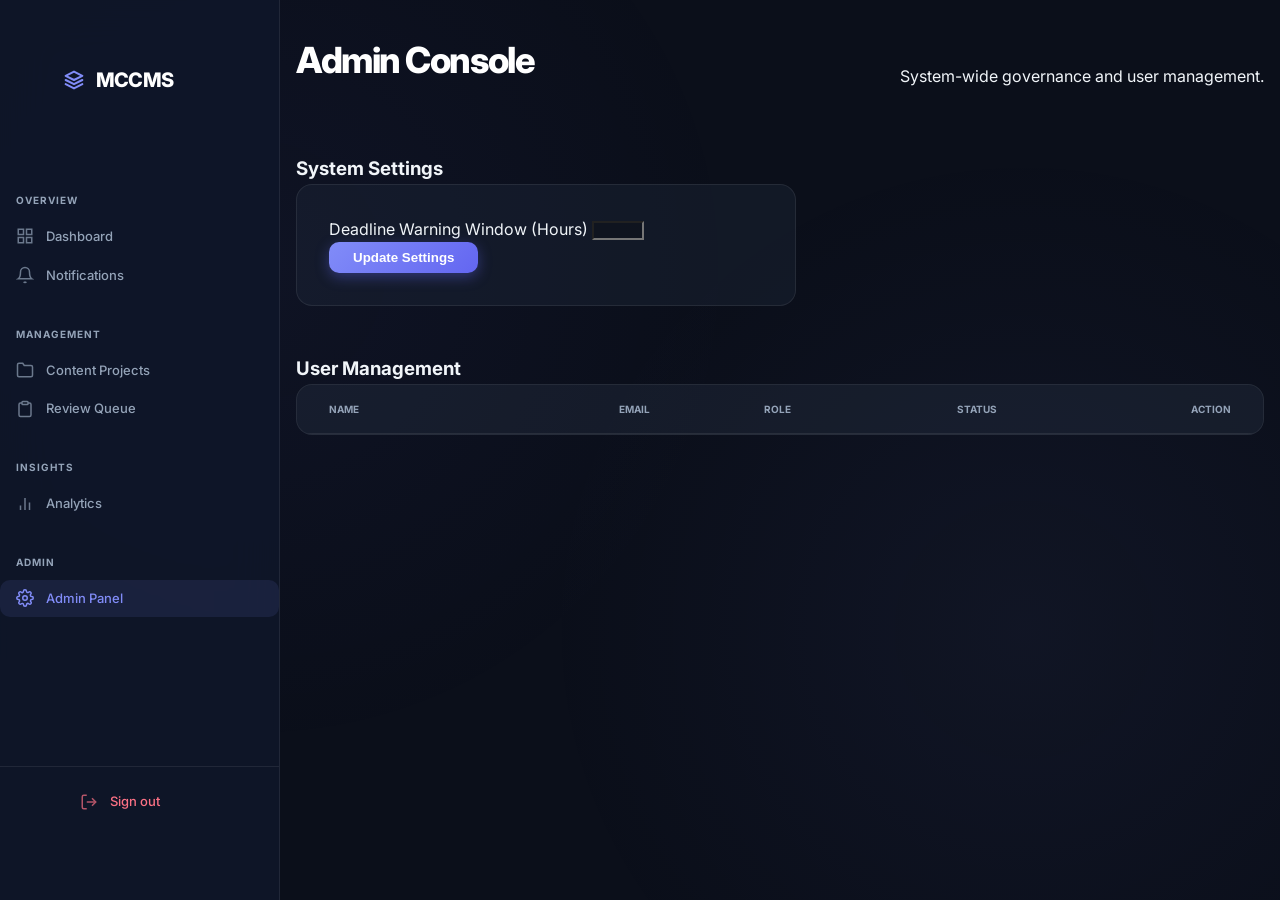
<file: frontend/admin-settings.html>
<!DOCTYPE html>
<html lang="en">
<head>
    <meta charset="UTF-8">
    <meta name="viewport" content="width=device-width, initial-scale=1.0">
    <title>Admin Panel | MCCMS</title>
    <link rel="stylesheet" href="css/base/base.css">
    <link rel="stylesheet" href="css/pages/dashboard-premium.css">
</head>
<body class="dashboard-premium-layout">
    <!-- Mobile Header -->
    <header class="mobile-header">
        <button class="menu-toggle" id="menuToggle">☰</button>
        <div class="logo-premium" style="margin-bottom: 0; font-size: 1.25rem;">MCCMS</div>
        <div style="width: 40px;"></div>
    </header>

    <div class="sidebar-overlay" id="sidebarOverlay"></div>

    <aside class="sidebar-premium" id="sidebar">
        <div class="logo-premium">
            <svg width="20" height="20" viewBox="0 0 24 24" fill="none" stroke="currentColor" stroke-width="2.5" stroke-linecap="round" stroke-linejoin="round" style="color: var(--color-primary);"><path d="M12 2L2 7l10 5 10-5-10-5zM2 17l10 5 10-5M2 12l10 5 10-5"></path></svg>
            MCCMS
        </div>

        <div class="nav-group">
            <div class="sidebar-section-label">Overview</div>
            <a href="dashboard.html" class="nav-item-premium">
                <svg class="nav-icon" viewBox="0 0 24 24" fill="none" stroke="currentColor" stroke-width="2"><rect x="3" y="3" width="7" height="7"></rect><rect x="14" y="3" width="7" height="7"></rect><rect x="14" y="14" width="7" height="7"></rect><rect x="3" y="14" width="7" height="7"></rect></svg>
                Dashboard
            </a>
            <a href="notifications.html" class="nav-item-premium">
                <svg class="nav-icon" viewBox="0 0 24 24" fill="none" stroke="currentColor" stroke-width="2"><path d="M18 8A6 6 0 0 0 6 8c0 7-3 9-3 9h18s-3-2-3-9"></path><path d="M13.73 21a2 2 0 0 1-3.46 0"></path></svg>
                Notifications
            </a>
        </div>

        <div class="nav-group">
            <div class="sidebar-section-label">Management</div>
            <a href="#" class="nav-item-premium">
                <svg class="nav-icon" viewBox="0 0 24 24" fill="none" stroke="currentColor" stroke-width="2"><path d="M22 19a2 2 0 0 1-2 2H4a2 2 0 0 1-2-2V5a2 2 0 0 1 2-2h5l2 3h9a2 2 0 0 1 2 2z"></path></svg>
                Content Projects
            </a>
            <a href="review-queue.html" class="nav-item-premium">
                <svg class="nav-icon" viewBox="0 0 24 24" fill="none" stroke="currentColor" stroke-width="2"><path d="M16 4h2a2 2 0 0 1 2 2v14a2 2 0 0 1-2 2H6a2 2 0 0 1-2-2V6a2 2 0 0 1 2-2h2"></path><rect x="8" y="2" width="8" height="4" rx="1" ry="1"></rect></svg>
                Review Queue
            </a>
        </div>

        <div class="nav-group">
            <div class="sidebar-section-label">Insights</div>
            <a href="analytics.html" class="nav-item-premium">
                <svg class="nav-icon" viewBox="0 0 24 24" fill="none" stroke="currentColor" stroke-width="2"><line x1="18" y1="20" x2="18" y2="10"></line><line x1="12" y1="20" x2="12" y2="4"></line><line x1="6" y1="20" x2="6" y2="14"></line></svg>
                Analytics
            </a>
        </div>

        <div class="nav-group" id="adminSection">
            <div class="sidebar-section-label">Admin</div>
            <a href="admin-settings.html" class="nav-item-premium active" id="adminLink">
                <svg class="nav-icon" viewBox="0 0 24 24" fill="none" stroke="currentColor" stroke-width="2"><circle cx="12" cy="12" r="3"></circle><path d="M19.4 15a1.65 1.65 0 0 0 .33 1.82l.06.06a2 2 0 0 1 0 2.83 2 2 0 0 1-2.83 0l-.06-.06a1.65 1.65 0 0 0-1.82-.33 1.65 1.65 0 0 0-1 1.51V21a2 2 0 0 1-2 2 2 2 0 0 1-2-2v-.09A1.65 1.65 0 0 0 9 19.4a1.65 1.65 0 0 0-1.82.33l-.06.06a2 2 0 0 1-2.83 0 2 2 0 0 1 0-2.83l.06-.06a1.65 1.65 0 0 0 .33-1.82 1.65 1.65 0 0 0-1.51-1H3a2 2 0 0 1-2-2 2 2 0 0 1 2-2h.09A1.65 1.65 0 0 0 4.6 9a1.65 1.65 0 0 0-.33-1.82l-.06-.06a2 2 0 0 1 0-2.83 2 2 0 0 1 2.83 0l.06.06a1.65 1.65 0 0 0 1.82.33 1.65 1.65 0 0 0 1-1.51V3a2 2 0 0 1 2-2 2 2 0 0 1 2 2v.09a1.65 1.65 0 0 0 1 1.51 1.65 1.65 0 0 0 1.82-.33l.06-.06a2 2 0 0 1 2.83 0 2 2 0 0 1 0 2.83l-.06.06a1.65 1.65 0 0 0-.33 1.82 1.65 1.65 0 0 0 1.51 1H21a2 2 0 0 1 2 2 2 2 0 0 1-2 2h-.09a1.65 1.65 0 0 0-1.51 1z"></path></svg>
                Admin Panel
            </a>
        </div>

        <div class="sidebar-footer">
            <a href="#" class="nav-item-premium" id="logoutBtn" style="color: var(--color-error); border: none;">
                <svg class="nav-icon" viewBox="0 0 24 24" fill="none" stroke="currentColor" stroke-width="2"><path d="M9 21H5a2 2 0 0 1-2-2V5a2 2 0 0 1 2-2h4"></path><polyline points="16 17 21 12 16 7"></polyline><line x1="21" y1="12" x2="9" y2="12"></line></svg>
                Sign out
            </a>
        </div>
    </aside>

    <main class="content-premium">
        <header class="header-premium">
            <h1>Admin Console</h1>
            <p class="text-muted text-sm">System-wide governance and user management.</p>
        </header>

        <section style="margin-bottom: 3rem;">
            <h3 class="section-title">System Settings</h3>
            <div class="kpi-card-premium" style="max-width: 500px;">
                <form id="settingsForm" class="form-refined">
                    <div class="form-group-refined">
                        <label class="label-refined">Deadline Warning Window (Hours)</label>
                        <input class="input-refined" type="number" id="warningHours" min="1" max="168" required style="background: rgba(0,0,0,0.2);">
                    </div>
                    <button type="submit" class="btn-primary" style="width: auto;">Update Settings</button>
                </form>
            </div>
        </section>

        <section>
            <h3 class="section-title">User Management</h3>
            <div class="table-premium-container">
                <table class="table-premium">
                    <thead>
                        <tr>
                            <th>Name</th>
                            <th>Email</th>
                            <th>Role</th>
                            <th>Status</th>
                            <th>Action</th>
                        </tr>
                    </thead>
                    <tbody id="userList">
                        <!-- Loaded via JS -->
                    </tbody>
                </table>
            </div>
        </section>
    </main>

    <script type="module" src="js/pages/admin-ui.js"></script>
    <script type="module">
        const menuToggle = document.getElementById('menuToggle');
        const sidebar = document.getElementById('sidebar');
        const overlay = document.getElementById('sidebarOverlay');
        if (menuToggle) {
            menuToggle.onclick = () => {
                sidebar.classList.toggle('active');
                overlay.classList.toggle('active');
            };
            overlay.onclick = () => {
                sidebar.classList.remove('active');
                overlay.classList.remove('active');
            };
        }
        document.getElementById('logoutBtn').onclick = () => {
            localStorage.clear();
            window.location.href = 'login.html';
        };
    </script>
</body>
</html>
</file>
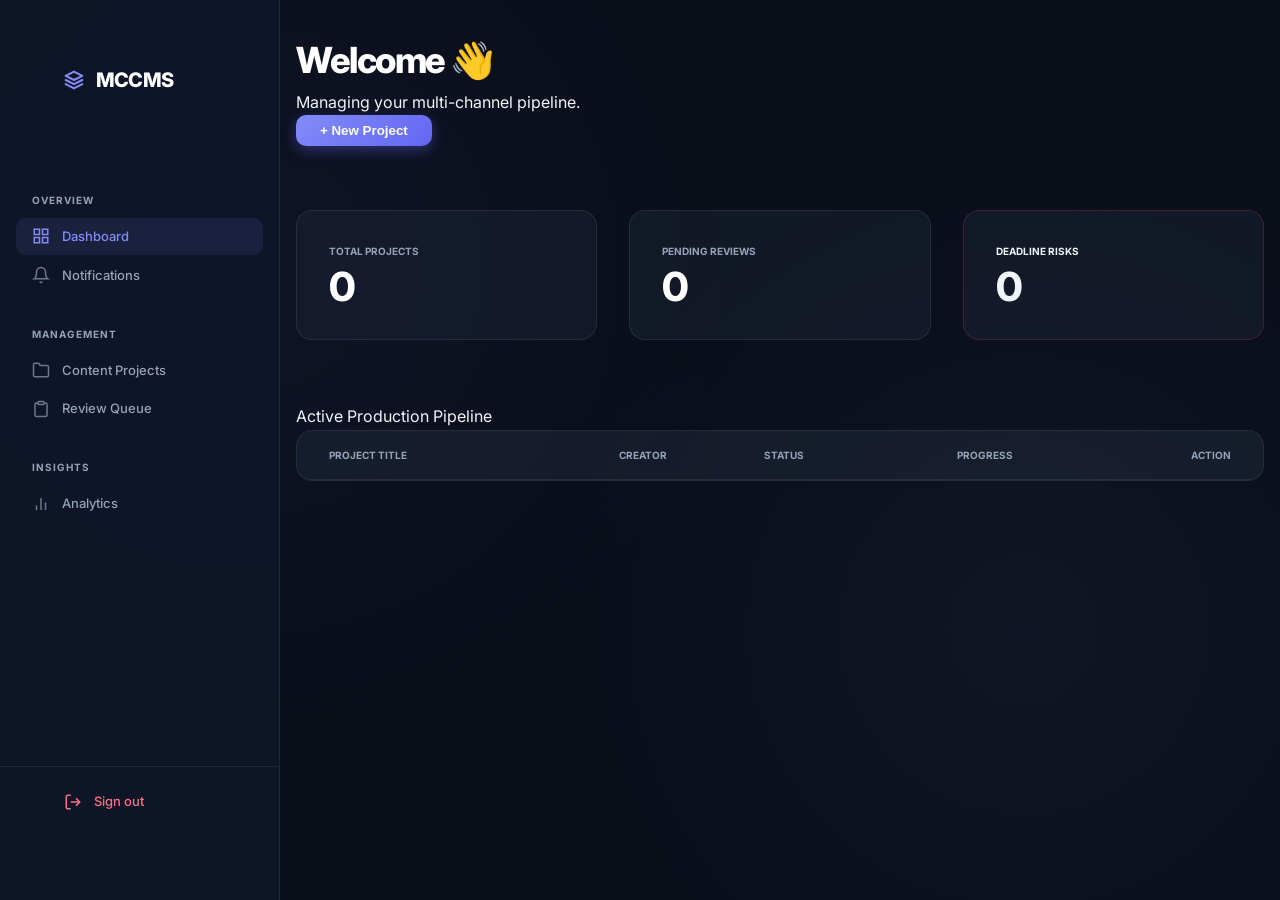
<file: frontend/dashboard.html>
<!DOCTYPE html>
<html lang="en">
<head>
    <meta charset="UTF-8">
    <meta name="viewport" content="width=device-width, initial-scale=1.0">
    <title>Dashboard | MCCMS</title>
    <link rel="stylesheet" href="css/base/base.css">
    <link rel="stylesheet" href="css/pages/dashboard-premium.css">
    <link rel="stylesheet" href="css/components/modals.css">
    <link href="https://cdn.quilljs.com/1.3.6/quill.snow.css" rel="stylesheet">
    <script src="https://cdn.quilljs.com/1.3.6/quill.js"></script>
</head>
<body class="dashboard-premium-layout">
    <!-- Mobile Header -->
    <header class="mobile-header">
        <button class="menu-toggle" id="menuToggle">☰</button>
        <div class="logo-premium" style="margin-bottom: 0; font-size: 1.1rem;">MCCMS</div>
        <button class="btn-primary btn-sm" id="mobileNewProjBtn" style="padding: 4px 10px; font-size: 10px;">+</button>
    </header>

    <div class="sidebar-overlay" id="sidebarOverlay"></div>

    <aside class="sidebar-premium" id="sidebar">
        <div class="logo-premium">
            <svg width="20" height="20" viewBox="0 0 24 24" fill="none" stroke="currentColor" stroke-width="2.5" stroke-linecap="round" stroke-linejoin="round" style="color: var(--color-primary);"><path d="M12 2L2 7l10 5 10-5-10-5zM2 17l10 5 10-5M2 12l10 5 10-5"></path></svg>
            MCCMS
        </div>

        <div class="sidebar-nav-container">
            <div class="nav-group">
                <div class="sidebar-section-label">Overview</div>
                <a href="dashboard.html" class="nav-item-premium active">
                    <svg class="nav-icon" viewBox="0 0 24 24" fill="none" stroke="currentColor" stroke-width="2"><rect x="3" y="3" width="7" height="7"></rect><rect x="14" y="3" width="7" height="7"></rect><rect x="14" y="14" width="7" height="7"></rect><rect x="3" y="14" width="7" height="7"></rect></svg>
                    Dashboard
                </a>
                <a href="notifications.html" class="nav-item-premium">
                    <svg class="nav-icon" viewBox="0 0 24 24" fill="none" stroke="currentColor" stroke-width="2"><path d="M18 8A6 6 0 0 0 6 8c0 7-3 9-3 9h18s-3-2-3-9"></path><path d="M13.73 21a2 2 0 0 1-3.46 0"></path></svg>
                    Notifications
                </a>
            </div>

            <div class="nav-group">
                <div class="sidebar-section-label">Management</div>
                <a href="#" class="nav-item-premium">
                    <svg class="nav-icon" viewBox="0 0 24 24" fill="none" stroke="currentColor" stroke-width="2"><path d="M22 19a2 2 0 0 1-2 2H4a2 2 0 0 1-2-2V5a2 2 0 0 1 2-2h5l2 3h9a2 2 0 0 1 2 2z"></path></svg>
                    Content Projects
                </a>
                <a href="review-queue.html" class="nav-item-premium">
                    <svg class="nav-icon" viewBox="0 0 24 24" fill="none" stroke="currentColor" stroke-width="2"><path d="M16 4h2a2 2 0 0 1 2 2v14a2 2 0 0 1-2 2H6a2 2 0 0 1-2-2V6a2 2 0 0 1 2-2h2"></path><rect x="8" y="2" width="8" height="4" rx="1" ry="1"></rect></svg>
                    Review Queue
                </a>
            </div>

            <div class="nav-group">
                <div class="sidebar-section-label">Insights</div>
                <a href="analytics.html" class="nav-item-premium">
                    <svg class="nav-icon" viewBox="0 0 24 24" fill="none" stroke="currentColor" stroke-width="2"><line x1="18" y1="20" x2="18" y2="10"></line><line x1="12" y1="20" x2="12" y2="4"></line><line x1="6" y1="20" x2="6" y2="14"></line></svg>
                    Analytics
                </a>
            </div>

            <div class="nav-group" id="adminSection" style="display: none;">
                <div class="sidebar-section-label">Admin</div>
                <a href="admin-settings.html" class="nav-item-premium" id="adminLink">
                    <svg class="nav-icon" viewBox="0 0 24 24" fill="none" stroke="currentColor" stroke-width="2"><circle cx="12" cy="12" r="3"></circle><path d="M19.4 15a1.65 1.65 0 0 0 .33 1.82l.06.06a2 2 0 0 1 0 2.83 2 2 0 0 1-2.83 0l-.06-.06a1.65 1.65 0 0 0-1.82-.33 1.65 1.65 0 0 0-1 1.51V21a2 2 0 0 1-2 2 2 2 0 0 1-2-2v-.09A1.65 1.65 0 0 0 9 19.4a1.65 1.65 0 0 0-1.82.33l-.06.06a2 2 0 0 1-2.83 0 2 2 0 0 1 0-2.83l.06-.06a1.65 1.65 0 0 0 .33-1.82 1.65 1.65 0 0 0-1.51-1H3a2 2 0 0 1-2-2 2 2 2 0 0 1 2-2h.09A1.65 1.65 0 0 0 4.6 9a1.65 1.65 0 0 0-.33-1.82l-.06-.06a2 2 0 0 1 0-2.83 2 2 0 0 1 2.83 0l.06.06a1.65 1.65 0 0 0 1.82.33 1.65 1.65 0 0 0 1-1.51V3a2 2 0 0 1 2-2 2 2 0 0 1 2 2v.09a1.65 1.65 0 0 0 1 1.51 1.65 1.65 0 0 0 1.82-.33l.06-.06a2 2 0 0 1 2.83 0 2 2 0 0 1 0 2.83l-.06.06a1.65 1.65 0 0 0-.33 1.82 1.65 1.65 0 0 0 1.51 1H21a2 2 0 0 1 2 2 2 2 0 0 1-2 2h-.09a1.65 1.65 0 0 0-1.51 1z"></path></svg>
                    Admin Panel
                </a>
            </div>
        </div>

        <div class="sidebar-footer">
            <a href="#" class="nav-item-premium" id="logoutBtn" style="color: var(--color-error); border: none; padding-left: 0;">
                <svg width="18" height="18" viewBox="0 0 24 24" fill="none" stroke="currentColor" stroke-width="2"><path d="M9 21H5a2 2 0 0 1-2-2V5a2 2 0 0 1 2-2h4"></path><polyline points="16 17 21 12 16 7"></polyline><line x1="21" y1="12" x2="9" y2="12"></line></svg>
                Sign out
            </a>
        </div>
    </aside>

    <main class="content-premium">
        <header class="header-premium">
            <div class="flex justify-between items-center w-full">
                <div>
                    <h1 id="welcomeUser">Welcome 👋</h1>
                    <p class="text-muted text-sm">Managing your multi-channel pipeline.</p>
                </div>
                <div class="flex gap-4">
                    <button class="btn-primary" id="newProjectBtn">+ New Project</button>
                </div>
            </div>
        </header>

        <section class="kpi-grid-initial">
            <div class="kpi-card-premium">
                <div class="kpi-label-premium">Total Projects</div>
                <div class="kpi-value-premium" id="totalProjects">0</div>
            </div>
            <div class="kpi-card-premium">
                <div class="kpi-label-premium">Pending Reviews</div>
                <div class="kpi-value-premium" id="pendingReviews">0</div>
            </div>
            <div class="kpi-card-premium" style="border-color: rgba(244, 63, 94, 0.2);">
                <div class="kpi-label-premium" style="color: var(--accent-rose);">Deadline Risks</div>
                <div class="kpi-value-premium" id="atRiskDeadlines" style="color: var(--accent-rose);">0</div>
            </div>
        </section>

        <section>
            <div class="section-title">Active Production Pipeline</div>
            <div class="table-premium-container">
                <table class="table-premium">
                    <thead>
                        <tr>
                            <th>Project Title</th>
                            <th>Creator</th>
                            <th>Status</th>
                            <th>Progress</th>
                            <th style="text-align: right;">Action</th>
                        </tr>
                    </thead>
                    <tbody id="projectList">
                        <!-- Loaded via JS -->
                    </tbody>
                </table>
            </div>
        </section>
    </main>

    <!-- Create Project Modal -->
    <div class="modal-overlay" id="projectModal">
        <div class="modal-container">
            <div class="modal-header"><h2 class="modal-title">Start New Project</h2></div>
            <form id="projectForm">
                <div class="modal-body">
                    <div class="form-group-premium">
                        <label class="label-premium">Project Title</label>
                        <input class="input-premium" type="text" id="projTitle" placeholder="e.g. Travel Vlog" required>
                    </div>
                    <div class="form-group-premium">
                        <label class="label-premium">Workflow Goals</label>
                        <div id="projDescEditor" style="height: 150px; background: rgba(0,0,0,0.1); border: 1px solid var(--dash-border); border-radius: var(--radius-md); color: #fff;"></div>
                    </div>
                </div>
                <div class="modal-footer">
                    <button type="button" class="btn btn-secondary" id="closeModal">Cancel</button>
                    <button type="submit" class="btn btn-primary">Create Pipeline</button>
                </div>
            </form>
        </div>
    </div>

    <!-- Edit Project Modal -->
    <div class="modal-overlay" id="editProjectModal">
        <div class="modal-container">
            <div class="modal-header"><h2 class="modal-title">Edit Project</h2></div>
            <form id="editProjectForm">
                <input type="hidden" id="editProjId">
                <div class="modal-body">
                    <div class="form-group-premium">
                        <label class="label-premium">Project Title</label>
                        <input class="input-premium" type="text" id="editProjTitle" required>
                    </div>
                    <div class="form-group-premium">
                        <label class="label-premium">Workflow Goals</label>
                        <textarea class="input-premium textarea-premium" id="editProjDesc"></textarea>
                    </div>
                </div>
                <div class="modal-footer">
                    <button type="button" class="btn btn-secondary" onclick="document.getElementById('editProjectModal').style.display='none'">Cancel</button>
                    <button type="submit" class="btn btn-primary">Save Changes</button>
                </div>
            </form>
        </div>
    </div>

    <script type="module" src="js/pages/dashboard-ui.js"></script>
</body>
</html>
</file>
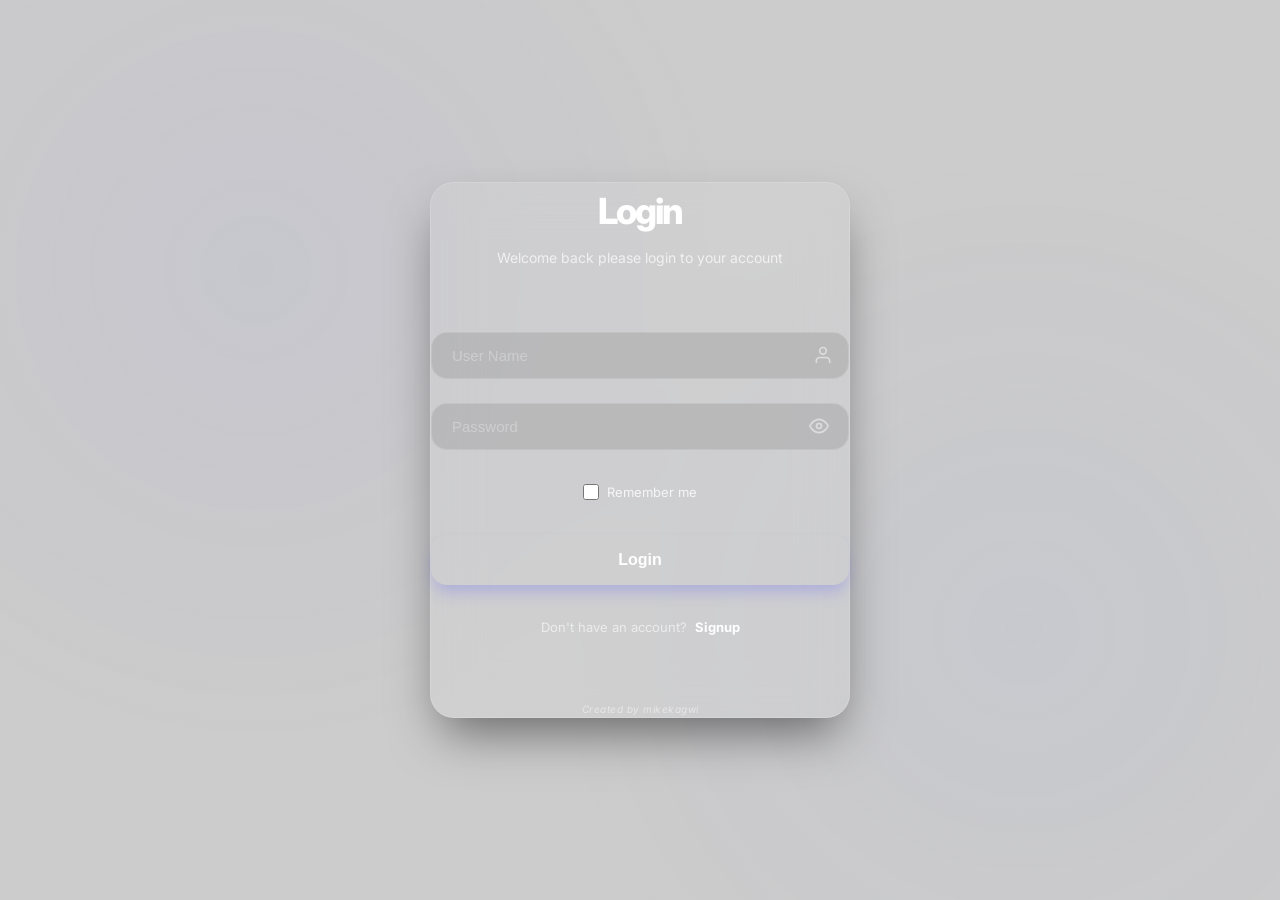
<file: frontend/login.html>
<!DOCTYPE html>
<html lang="en">
<head>
    <meta charset="UTF-8">
    <meta name="viewport" content="width=device-width, initial-scale=1.0">
    <title>Login | MCCMS</title>
    <link rel="stylesheet" href="css/base/base.css">
    <link rel="stylesheet" href="css/pages/auth-refined.css?v=2">
</head>
<body class="auth-page">
    <div class="auth-card-refined">
        <header class="auth-header">
            <h1>Login</h1>
            <p>Welcome back please login to your account</p>
        </header>

        <div id="errorBox" class="error-box-refined"></div>

        <form id="loginForm" class="form-refined">
            <div class="form-group-refined">
                <div class="input-wrapper">
                    <input class="input-refined" type="email" id="email" placeholder="User Name" required>
                    <svg class="input-icon" viewBox="0 0 24 24" fill="none" stroke="currentColor" stroke-width="2" stroke-linecap="round" stroke-linejoin="round"><path d="M20 21v-2a4 4 0 0 0-4-4H8a4 4 0 0 0-4 4v2"></path><circle cx="12" cy="7" r="4"></circle></svg>
                </div>
            </div>

            <div class="form-group-refined">
                <div class="input-wrapper">
                    <input class="input-refined" type="password" id="password" placeholder="Password" required>
                    <button type="button" class="password-toggle-premium" id="togglePassword">
                        <svg viewBox="0 0 24 24" fill="none" stroke="currentColor" stroke-width="2" stroke-linecap="round" stroke-linejoin="round" style="width:20px;height:20px;"><path d="M1 12s4-8 11-8 11 8 11 8-4 8-11 8-11-8-11-8z"></path><circle cx="12" cy="12" r="3"></circle></svg>
                    </button>
                </div>
            </div>

            <label class="remember-container">
                <input type="checkbox"> Remember me
            </label>

            <button type="submit" class="btn-auth">Login</button>
        </form>

        <footer class="auth-footer-refined">
            Don't have an account? <a href="register.html">Signup</a>
        </footer>

        <div class="created-by">Created by mikekagwi</div>
    </div>

    <script type="module" src="js/pages/login-ui.js"></script>
</body>
</html>
</file>
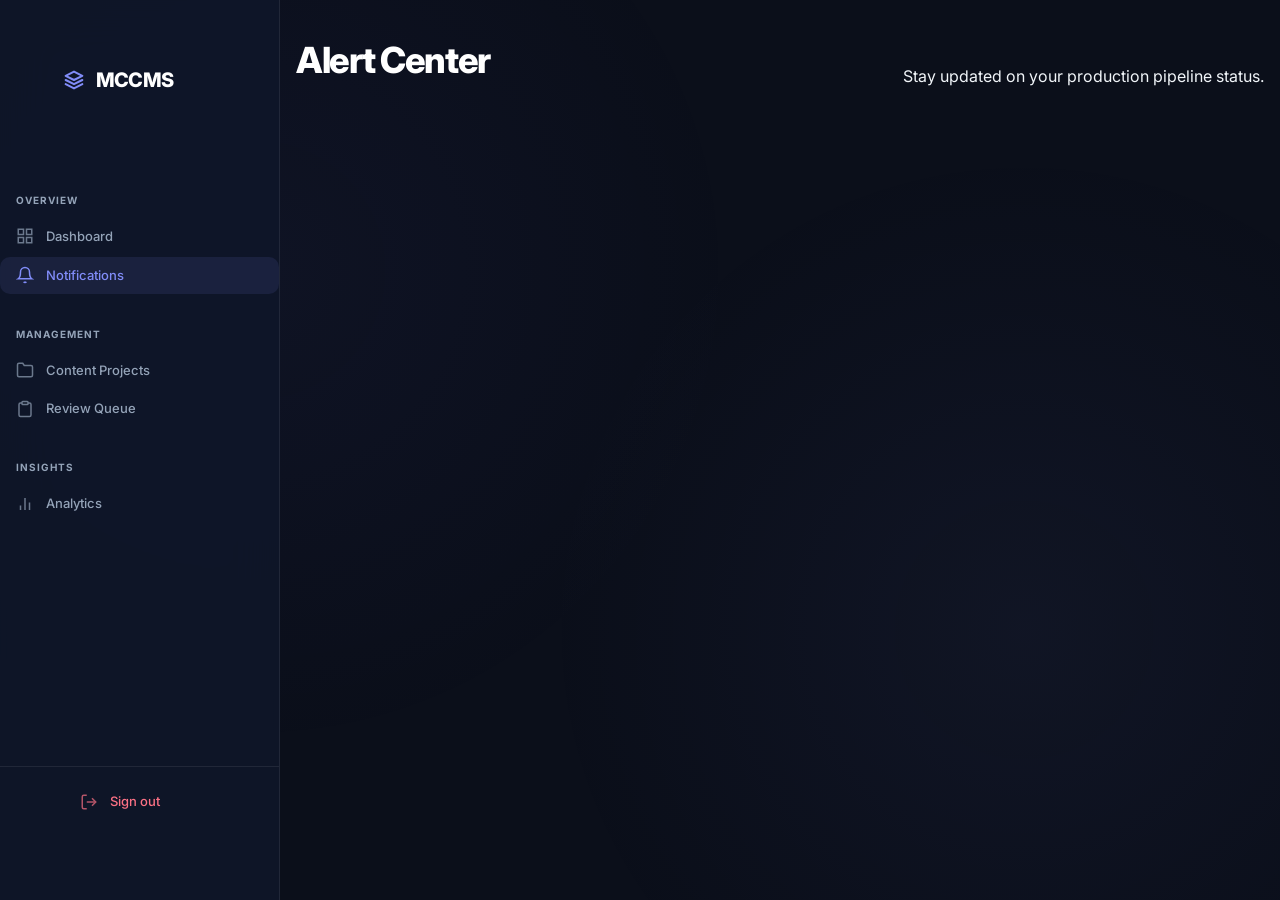
<file: frontend/notifications.html>
<!DOCTYPE html>
<html lang="en">
<head>
    <meta charset="UTF-8">
    <meta name="viewport" content="width=device-width, initial-scale=1.0">
    <title>Notifications | MCCMS</title>
    <link rel="stylesheet" href="css/base/base.css">
    <link rel="stylesheet" href="css/pages/dashboard-premium.css">
    <style>
        .notif-card {
            background: var(--dash-card-bg);
            padding: var(--space-5);
            border-radius: var(--radius-lg);
            margin-bottom: var(--space-4);
            display: flex;
            justify-content: space-between;
            align-items: center;
            border: 1px solid var(--dash-border);
            border-left: 4px solid var(--color-primary);
            backdrop-filter: blur(12px);
        }
        .notif-card.read { border-left-color: var(--color-border); opacity: 0.6; }
        .notif-card.DEADLINE_RISK { border-left-color: var(--color-error); }
        .notif-card.REVIEW_UPDATE { border-left-color: var(--color-success); }

        .notif-content { flex: 1; padding-right: var(--space-4); }
        .notif-time { font-size: 11px; color: var(--color-text-muted); margin-bottom: 4px; font-weight: 600; text-transform: uppercase; }
        .notif-msg { font-size: 14px; color: #fff; line-height: 1.4; }

        .btn-read {
            background: rgba(255,255,255,0.05);
            border: 1px solid var(--dash-border);
            color: var(--color-text-muted);
            padding: 4px 10px;
            border-radius: 4px;
            font-size: 11px;
            cursor: pointer;
            white-space: nowrap;
        }
    </style>
</head>
<body class="dashboard-premium-layout">
    <!-- Mobile Header -->
    <header class="mobile-header">
        <button class="menu-toggle" id="menuToggle">☰</button>
        <div class="logo-premium" style="margin-bottom: 0; font-size: 1.25rem;">MCCMS</div>
        <div style="width: 40px;"></div>
    </header>

    <div class="sidebar-overlay" id="sidebarOverlay"></div>

    <aside class="sidebar-premium" id="sidebar">
        <div class="logo-premium">
            <svg width="20" height="20" viewBox="0 0 24 24" fill="none" stroke="currentColor" stroke-width="2.5" stroke-linecap="round" stroke-linejoin="round" style="color: var(--color-primary);"><path d="M12 2L2 7l10 5 10-5-10-5zM2 17l10 5 10-5M2 12l10 5 10-5"></path></svg>
            MCCMS
        </div>

        <div class="nav-group">
            <div class="sidebar-section-label">Overview</div>
            <a href="dashboard.html" class="nav-item-premium">
                <svg class="nav-icon" viewBox="0 0 24 24" fill="none" stroke="currentColor" stroke-width="2"><rect x="3" y="3" width="7" height="7"></rect><rect x="14" y="3" width="7" height="7"></rect><rect x="14" y="14" width="7" height="7"></rect><rect x="3" y="14" width="7" height="7"></rect></svg>
                Dashboard
            </a>
            <a href="notifications.html" class="nav-item-premium active">
                <svg class="nav-icon" viewBox="0 0 24 24" fill="none" stroke="currentColor" stroke-width="2"><path d="M18 8A6 6 0 0 0 6 8c0 7-3 9-3 9h18s-3-2-3-9"></path><path d="M13.73 21a2 2 0 0 1-3.46 0"></path></svg>
                Notifications
            </a>
        </div>

        <div class="nav-group">
            <div class="sidebar-section-label">Management</div>
            <a href="#" class="nav-item-premium">
                <svg class="nav-icon" viewBox="0 0 24 24" fill="none" stroke="currentColor" stroke-width="2"><path d="M22 19a2 2 0 0 1-2 2H4a2 2 0 0 1-2-2V5a2 2 0 0 1 2-2h5l2 3h9a2 2 0 0 1 2 2z"></path></svg>
                Content Projects
            </a>
            <a href="review-queue.html" class="nav-item-premium">
                <svg class="nav-icon" viewBox="0 0 24 24" fill="none" stroke="currentColor" stroke-width="2"><path d="M16 4h2a2 2 0 0 1 2 2v14a2 2 0 0 1-2 2H6a2 2 0 0 1-2-2V6a2 2 0 0 1 2-2h2"></path><rect x="8" y="2" width="8" height="4" rx="1" ry="1"></rect></svg>
                Review Queue
            </a>
        </div>

        <div class="nav-group">
            <div class="sidebar-section-label">Insights</div>
            <a href="analytics.html" class="nav-item-premium">
                <svg class="nav-icon" viewBox="0 0 24 24" fill="none" stroke="currentColor" stroke-width="2"><line x1="18" y1="20" x2="18" y2="10"></line><line x1="12" y1="20" x2="12" y2="4"></line><line x1="6" y1="20" x2="6" y2="14"></line></svg>
                Analytics
            </a>
        </div>

        <div class="nav-group" id="adminSection" style="display: none;">
            <div class="sidebar-section-label">Admin</div>
            <a href="admin-settings.html" class="nav-item-premium" id="adminLink">
                <svg class="nav-icon" viewBox="0 0 24 24" fill="none" stroke="currentColor" stroke-width="2"><circle cx="12" cy="12" r="3"></circle><path d="M19.4 15a1.65 1.65 0 0 0 .33 1.82l.06.06a2 2 0 0 1 0 2.83 2 2 0 0 1-2.83 0l-.06-.06a1.65 1.65 0 0 0-1.82-.33 1.65 1.65 0 0 0-1 1.51V21a2 2 0 0 1-2 2 2 2 0 0 1-2-2v-.09A1.65 1.65 0 0 0 9 19.4a1.65 1.65 0 0 0-1.82.33l-.06.06a2 2 0 0 1-2.83 0 2 2 0 0 1 0-2.83l.06-.06a1.65 1.65 0 0 0 .33-1.82 1.65 1.65 0 0 0-1.51-1H3a2 2 0 0 1-2-2 2 2 0 0 1 2-2h.09A1.65 1.65 0 0 0 4.6 9a1.65 1.65 0 0 0-.33-1.82l-.06-.06a2 2 0 0 1 0-2.83 2 2 0 0 1 2.83 0l.06.06a1.65 1.65 0 0 0 1.82.33 1.65 1.65 0 0 0 1-1.51V3a2 2 0 0 1 2-2 2 2 0 0 1 2 2v.09a1.65 1.65 0 0 0 1 1.51 1.65 1.65 0 0 0 1.82-.33l.06-.06a2 2 0 0 1 2.83 0 2 2 0 0 1 0 2.83l-.06.06a1.65 1.65 0 0 0-.33 1.82 1.65 1.65 0 0 0 1.51 1H21a2 2 0 0 1 2 2 2 2 0 0 1-2 2h-.09a1.65 1.65 0 0 0-1.51 1z"></path></svg>
                Admin Panel
            </a>
        </div>

        <div class="sidebar-footer">
            <a href="#" class="nav-item-premium" id="logoutBtn" style="color: var(--color-error); border: none;">
                <svg class="nav-icon" viewBox="0 0 24 24" fill="none" stroke="currentColor" stroke-width="2"><path d="M9 21H5a2 2 0 0 1-2-2V5a2 2 0 0 1 2-2h4"></path><polyline points="16 17 21 12 16 7"></polyline><line x1="21" y1="12" x2="9" y2="12"></line></svg>
                Sign out
            </a>
        </div>
    </aside>

    <main class="content-premium">
        <header class="header-premium">
            <h1>Alert Center</h1>
            <p class="text-muted text-sm">Stay updated on your production pipeline status.</p>
        </header>

        <section id="notifList">
            <!-- Notifications loaded via JS -->
        </section>
    </main>

    <script type="module" src="js/pages/notification-ui.js"></script>
    <script type="module">
        // Standard Sidebar Toggle for Notifications page
        const menuToggle = document.getElementById('menuToggle');
        const sidebar = document.getElementById('sidebar');
        const overlay = document.getElementById('sidebarOverlay');
        if (menuToggle) {
            menuToggle.onclick = () => {
                sidebar.classList.toggle('active');
                overlay.classList.toggle('active');
            };
            overlay.onclick = () => {
                sidebar.classList.remove('active');
                overlay.classList.remove('active');
            };
        }
        document.getElementById('logoutBtn').onclick = () => {
            localStorage.clear();
            window.location.href = 'login.html';
        };
        const user = JSON.parse(localStorage.getItem('user'));
        if (user && user.role === 'ADMIN') document.getElementById('adminLink').style.display = 'block';
    </script>
</body>
</html>
</file>
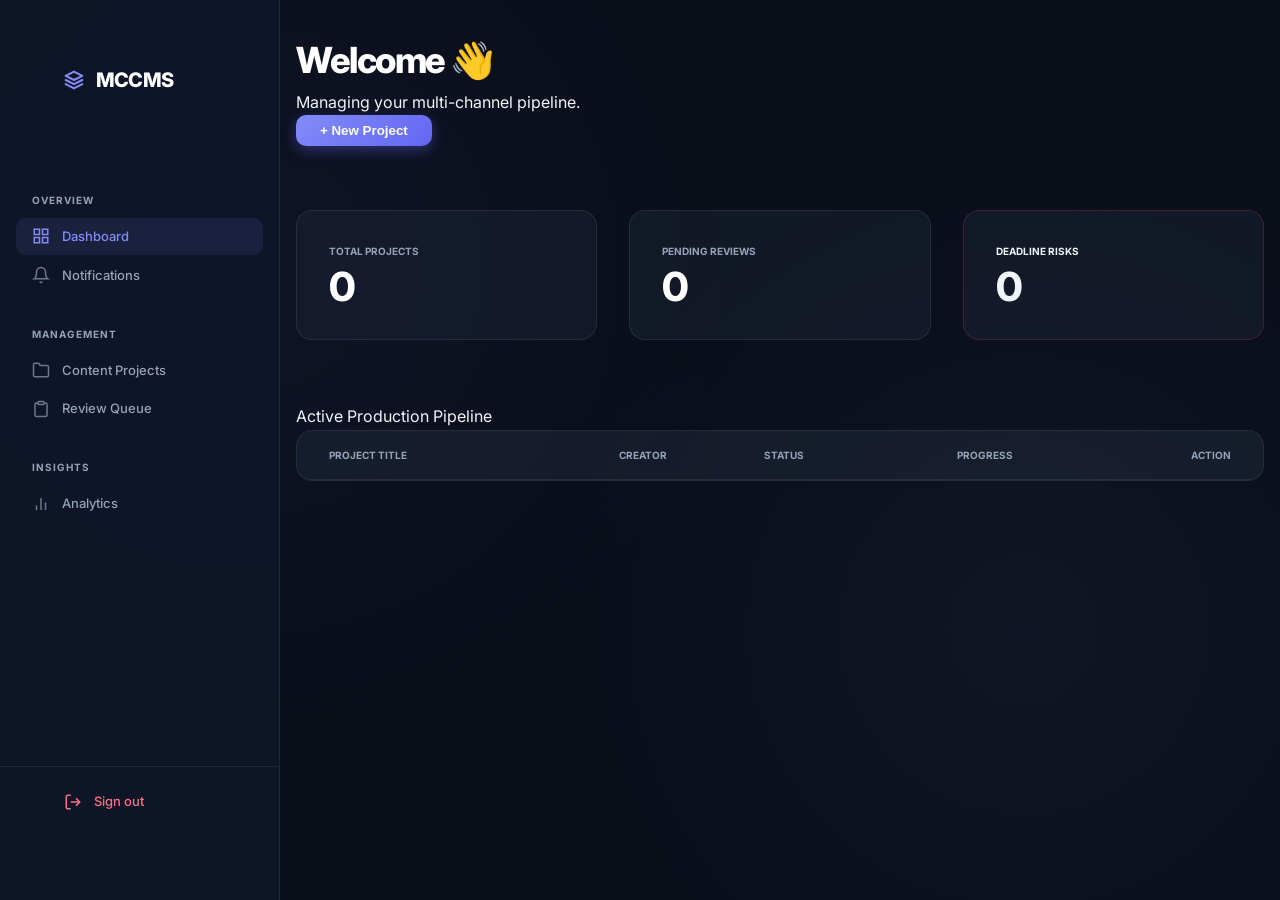
<file: frontend/project-detail.html>
<!DOCTYPE html>
<html lang="en">
<head>
    <meta charset="UTF-8">
    <meta name="viewport" content="width=device-width, initial-scale=1.0">
    <title>Project Details | MCCMS</title>
    <link rel="stylesheet" href="css/base/base.css">
    <link rel="stylesheet" href="css/pages/dashboard-premium.css">
    <link rel="stylesheet" href="css/pages/project-detail.css">
    <link rel="stylesheet" href="css/components/modals.css">
</head>
<body class="dashboard-premium-layout">
    <!-- Mobile Header -->
    <header class="mobile-header">
        <button class="menu-toggle" id="menuToggle">☰</button>
        <div class="logo-premium" style="margin-bottom: 0; font-size: 1.25rem;">MCCMS</div>
        <div style="width: 40px;"></div>
    </header>

    <div class="sidebar-overlay" id="sidebarOverlay"></div>

    <aside class="sidebar-premium" id="sidebar">
        <div class="logo-premium">
            <svg width="20" height="20" viewBox="0 0 24 24" fill="none" stroke="currentColor" stroke-width="2.5" stroke-linecap="round" stroke-linejoin="round" style="color: var(--color-primary);"><path d="M12 2L2 7l10 5 10-5-10-5zM2 17l10 5 10-5M2 12l10 5 10-5"></path></svg>
            MCCMS
        </div>

        <div class="sidebar-nav-container">
            <div class="nav-group">
                <div class="sidebar-section-label">Overview</div>
                <a href="dashboard.html" class="nav-item-premium">
                    <svg class="nav-icon" viewBox="0 0 24 24" fill="none" stroke="currentColor" stroke-width="2"><rect x="3" y="3" width="7" height="7"></rect><rect x="14" y="3" width="7" height="7"></rect><rect x="14" y="14" width="7" height="7"></rect><rect x="3" y="14" width="7" height="7"></rect></svg>
                    Dashboard
                </a>
                <a href="notifications.html" class="nav-item-premium">
                    <svg class="nav-icon" viewBox="0 0 24 24" fill="none" stroke="currentColor" stroke-width="2"><path d="M18 8A6 6 0 0 0 6 8c0 7-3 9-3 9h18s-3-2-3-9"></path><path d="M13.73 21a2 2 0 0 1-3.46 0"></path></svg>
                    Notifications
                </a>
            </div>

            <div class="nav-group">
                <div class="sidebar-section-label">Management</div>
                <a href="#" class="nav-item-premium active">
                    <svg class="nav-icon" viewBox="0 0 24 24" fill="none" stroke="currentColor" stroke-width="2"><path d="M22 19a2 2 0 0 1-2 2H4a2 2 0 0 1-2-2V5a2 2 0 0 1 2-2h5l2 3h9a2 2 0 0 1 2 2z"></path></svg>
                    Project Details
                </a>
                <a href="review-queue.html" class="nav-item-premium">
                    <svg class="nav-icon" viewBox="0 0 24 24" fill="none" stroke="currentColor" stroke-width="2"><path d="M16 4h2a2 2 0 0 1 2 2v14a2 2 0 0 1-2 2H6a2 2 0 0 1-2-2V6a2 2 0 0 1 2-2h2"></path><rect x="8" y="2" width="8" height="4" rx="1" ry="1"></rect></svg>
                    Review Queue
                </a>
            </div>

            <div class="nav-group">
                <div class="sidebar-section-label">Insights</div>
                <a href="analytics.html" class="nav-item-premium">
                    <svg class="nav-icon" viewBox="0 0 24 24" fill="none" stroke="currentColor" stroke-width="2"><line x1="18" y1="20" x2="18" y2="10"></line><line x1="12" y1="20" x2="12" y2="4"></line><line x1="6" y1="20" x2="6" y2="14"></line></svg>
                    Analytics
                </a>
            </div>
        </div>

        <div class="sidebar-footer">
            <a href="#" class="nav-item-premium" id="logoutBtn" style="color: var(--color-error); border: none;">
                <svg class="nav-icon" viewBox="0 0 24 24" fill="none" stroke="currentColor" stroke-width="2"><path d="M9 21H5a2 2 0 0 1-2-2V5a2 2 0 0 1 2-2h4"></path><polyline points="16 17 21 12 16 7"></polyline><line x1="21" y1="12" x2="9" y2="12"></line></svg>
                Sign out
            </a>
        </div>
    </aside>

    <main class="content-premium">
        <div class="detail-container">
            <header class="detail-header">
                <div class="flex justify-between items-start">
                    <div>
                        <h1 id="projTitleDisplay">Project Title</h1>
                        <p id="projDescDisplay" class="text-muted"></p>
                    </div>
                </div>
            </header>

            <div style="display: flex; justify-content: space-between; align-items: center; margin-bottom: 2rem;">
                <h2 style="font-size: var(--text-xl); letter-spacing: -0.04em;">Deliverables</h2>
                <button class="btn-primary" id="addDeliverableBtn">+ Add Platform</button>
            </div>

            <div class="deliverables-grid" id="deliverablesGrid">
                <!-- Deliverable cards loaded via JS -->
            </div>
        </div>
    </main>

    <!-- Task List Modal -->
    <div class="modal-overlay" id="taskModal">
        <div class="modal-container">
            <div class="modal-header">
                <h2 class="modal-title" id="taskModalTitle">Production Tasks</h2>
            </div>
            <div class="modal-body">
                <div id="taskList" style="margin-bottom: 1.5rem;">
                    <!-- Tasks loaded via JS -->
                </div>
                <form id="taskForm" class="form-refined" style="border-top: 1px solid var(--dash-border); padding-top: 1rem;">
                    <div class="flex gap-2">
                        <input class="input-premium" type="text" id="newTaskTitle" placeholder="Add a specific task..." required>
                        <button type="submit" class="btn btn-primary" style="width: auto;">Add</button>
                    </div>
                </form>
            </div>
            <div class="modal-footer">
                <button type="button" class="btn btn-secondary" onclick="document.getElementById('taskModal').style.display='none'">Done</button>
            </div>
        </div>
    </div>

    <!-- Add Deliverable Modal -->
    <div class="modal-overlay" id="deliverableModal">
        <div class="modal-container" style="max-height: 90vh; display: flex; flex-direction: column;">
            <div class="modal-header">
                <h2 class="modal-title">Configure Platform Task</h2>
            </div>
            <form id="deliverableForm" style="display: flex; flex-direction: column; overflow: hidden;">
                <div class="modal-body" style="overflow-y: auto; flex: 1;">
                    <div class="form-group-premium">
                        <label class="label-premium">Platform</label>
                        <select class="input-premium" id="platformSelect" required>
                            <option value="1">YouTube (16:9, .mp4)</option>
                            <option value="2">TikTok (9:16, max 10m)</option>
                            <option value="3">Instagram (9:16, max 90s)</option>
                        </select>
                    </div>

                    <div class="form-group-premium">
                        <label class="label-premium">Scheduled Post Day & Time</label>
                        <input class="input-premium" type="datetime-local" id="delivSchedule" required>
                    </div>

                    <div class="form-group-premium">
                        <label class="label-premium">Caption / Hashtags</label>
                        <textarea class="input-premium textarea-premium" id="delivCaption" placeholder="Write your post details here..." style="min-height: 80px;"></textarea>
                    </div>

                    <div class="form-group-premium">
                        <label class="label-premium">Upload Media (Video)</label>
                        <input class="input-premium" type="file" id="delivFile" accept="video/*">
                        <div id="uploadStatus" style="font-size: 11px; margin-top: 8px; font-weight: 600; text-transform: uppercase;"></div>
                    </div>

                    <div class="form-group-premium" style="margin-bottom: 0;">
                        <label class="label-premium">Media URL (Alternative)</label>
                        <input class="input-premium" type="url" id="delivUrl" placeholder="https://...">
                    </div>
                </div>
                <div class="modal-footer" style="flex-shrink: 0;">
                    <button type="button" class="btn btn-secondary" id="closeDelivModal">Cancel</button>
                    <button type="submit" class="btn btn-primary">Add to Pipeline</button>
                </div>
            </form>
        </div>
    </div>

    <!-- Edit Deliverable Modal -->
    <div class="modal-overlay" id="editDelivModal">
        <div class="modal-container">
            <div class="modal-header">
                <h2 class="modal-title">Edit Task</h2>
            </div>
            <form id="editDelivForm">
                <input type="hidden" id="editDelivId">
                <div class="modal-body">
                    <div class="form-group-premium">
                        <label class="label-premium">Caption</label>
                        <textarea class="input-premium textarea-premium" id="editDelivCaption"></textarea>
                    </div>
                    <div class="form-group-premium">
                        <label class="label-premium">Media URL</label>
                        <input class="input-premium" type="url" id="editDelivUrl">
                    </div>
                </div>
                <div class="modal-footer">
                    <button type="button" class="btn btn-secondary" onclick="document.getElementById('editDelivModal').style.display='none'">Cancel</button>
                    <button type="submit" class="btn btn-primary">Save Changes</button>
                </div>
            </form>
        </div>
    </div>

    <script type="module" src="js/pages/project-detail-ui.js"></script>
</body>
</html>
</file>
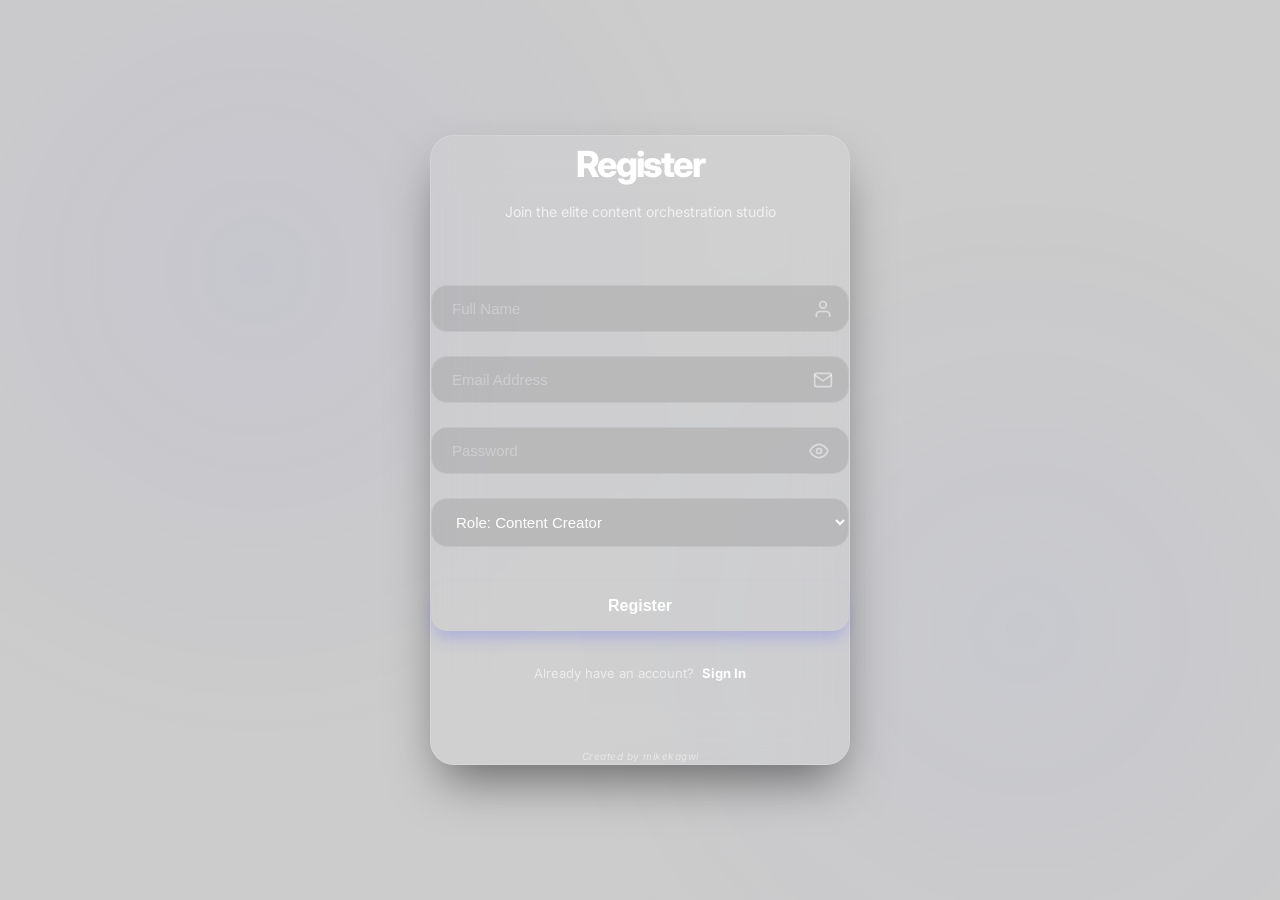
<file: frontend/register.html>
<!DOCTYPE html>
<html lang="en">
<head>
    <meta charset="UTF-8">
    <meta name="viewport" content="width=device-width, initial-scale=1.0">
    <title>Register | MCCMS</title>
    <link rel="stylesheet" href="css/base/base.css">
    <link rel="stylesheet" href="css/pages/auth-refined.css?v=2">
</head>
<body class="auth-page">
    <div class="auth-card-refined">
        <header class="auth-header">
            <h1>Register</h1>
            <p>Join the elite content orchestration studio</p>
        </header>

        <div id="errorBox" class="error-box-refined"></div>
        <div id="successBox" class="success-box-refined"></div>

        <form id="registerForm" class="form-refined">
            <div class="form-group-refined">
                <div class="input-wrapper">
                    <input class="input-refined" type="text" id="name" placeholder="Full Name" required>
                    <svg class="input-icon" viewBox="0 0 24 24" fill="none" stroke="currentColor" stroke-width="2" stroke-linecap="round" stroke-linejoin="round"><path d="M20 21v-2a4 4 0 0 0-4-4H8a4 4 0 0 0-4 4v2"></path><circle cx="12" cy="7" r="4"></circle></svg>
                </div>
            </div>

            <div class="form-group-refined">
                <div class="input-wrapper">
                    <input class="input-refined" type="email" id="email" placeholder="Email Address" required>
                    <svg class="input-icon" viewBox="0 0 24 24" fill="none" stroke="currentColor" stroke-width="2" stroke-linecap="round" stroke-linejoin="round"><path d="M4 4h16c1.1 0 2 .9 2 2v12c0 1.1-.9 2-2 2H4c-1.1 0-2-.9-2-2V6c0-1.1.9-2 2-2z"></path><polyline points="22,6 12,13 2,6"></polyline></svg>
                </div>
            </div>

            <div class="form-group-refined">
                <div class="input-wrapper">
                    <input class="input-refined" type="password" id="password" placeholder="Password" minlength="6" required>
                    <button type="button" class="password-toggle-premium" id="togglePassword">
                        <svg viewBox="0 0 24 24" fill="none" stroke="currentColor" stroke-width="2" stroke-linecap="round" stroke-linejoin="round" style="width:20px;height:20px;"><path d="M1 12s4-8 11-8 11 8 11 8-4 8-11 8-11-8-11-8z"></path><circle cx="12" cy="12" r="3"></circle></svg>
                    </button>
                </div>
            </div>

            <div class="form-group-refined">
                <select class="input-refined" id="role" required style="padding-left: 20px;">
                    <option value="CREATOR">Role: Content Creator</option>
                    <option value="REVIEWER">Role: Editor / Reviewer</option>
                    <option value="ADMIN">Role: System Admin</option>
                </select>
            </div>

            <button type="submit" class="btn-auth" style="margin-top: 10px;">Register</button>
        </form>

        <footer class="auth-footer-refined">
            Already have an account? <a href="login.html">Sign In</a>
        </footer>

        <div class="created-by">Created by mikekagwi</div>
    </div>

    <script type="module" src="js/pages/register-ui.js"></script>
</body>
</html>
</file>
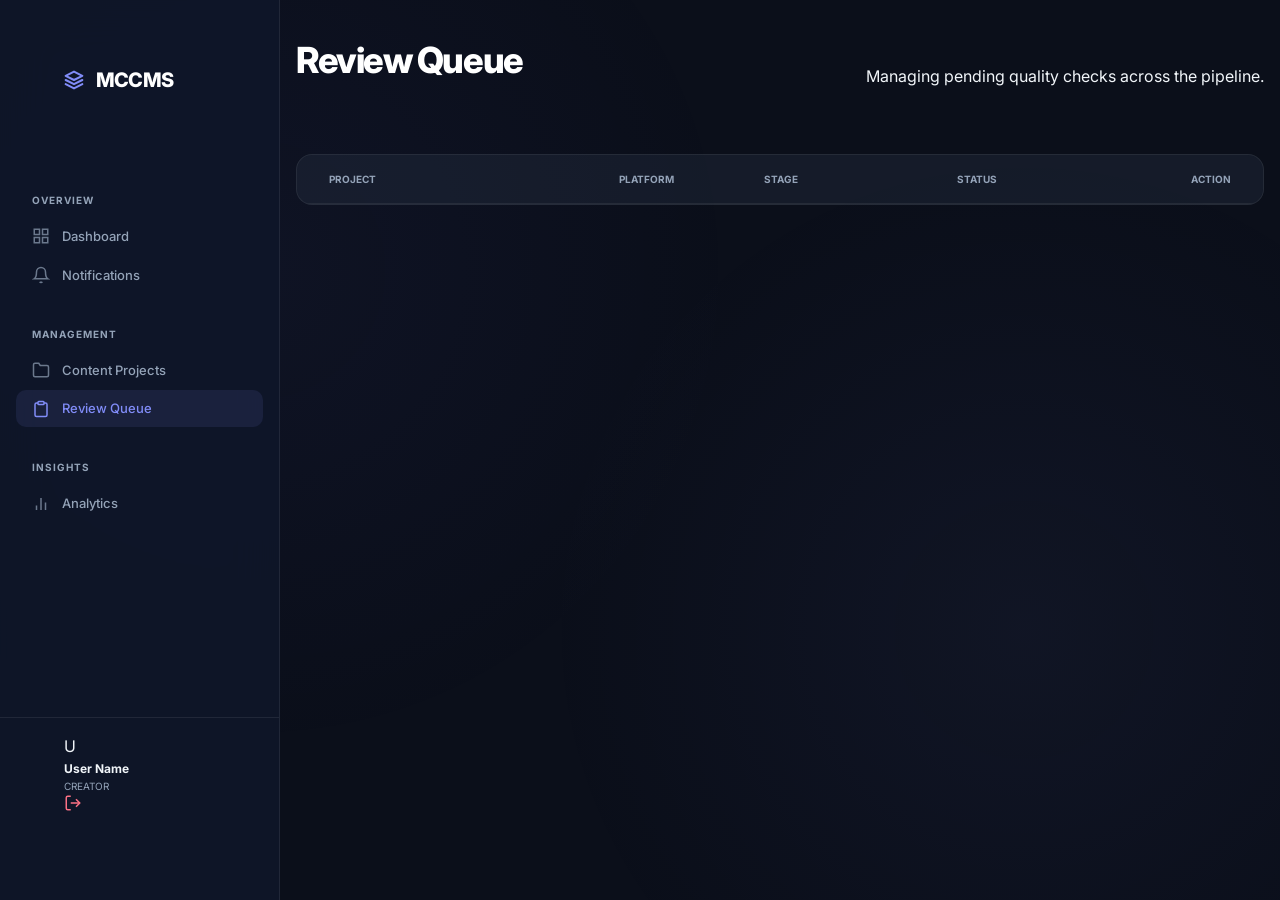
<file: frontend/review-queue.html>
<!DOCTYPE html>
<html lang="en">
<head>
    <meta charset="UTF-8">
    <meta name="viewport" content="width=device-width, initial-scale=1.0">
    <title>Review Queue | MCCMS</title>
    <link rel="stylesheet" href="css/base/base.css">
    <link rel="stylesheet" href="css/pages/dashboard-premium.css">
    <link rel="stylesheet" href="css/pages/review.css">
    <link rel="stylesheet" href="css/components/modals.css">
</head>
<body class="dashboard-premium-layout">
    <header class="mobile-header">
        <button class="menu-toggle" id="menuToggle">☰</button>
        <div class="logo-box" style="width: 24px; height: 24px; font-size: 10px;">CC</div>
        <div></div>
    </header>

    <div class="sidebar-overlay" id="sidebarOverlay"></div>

    <aside class="sidebar-premium" id="sidebar">
        <div class="logo-premium">
            <svg width="20" height="20" viewBox="0 0 24 24" fill="none" stroke="currentColor" stroke-width="2.5" stroke-linecap="round" stroke-linejoin="round" style="color: var(--color-primary);"><path d="M12 2L2 7l10 5 10-5-10-5zM2 17l10 5 10-5M2 12l10 5 10-5"></path></svg>
            MCCMS
        </div>

        <div class="sidebar-nav-container">
            <div class="nav-group">
                <div class="sidebar-section-label">Overview</div>
                <a href="dashboard.html" class="nav-item-premium">
                    <svg class="nav-icon" viewBox="0 0 24 24" fill="none" stroke="currentColor" stroke-width="2"><rect x="3" y="3" width="7" height="7"></rect><rect x="14" y="3" width="7" height="7"></rect><rect x="14" y="14" width="7" height="7"></rect><rect x="3" y="14" width="7" height="7"></rect></svg>
                    Dashboard
                </a>
                <a href="notifications.html" class="nav-item-premium">
                    <svg class="nav-icon" viewBox="0 0 24 24" fill="none" stroke="currentColor" stroke-width="2"><path d="M18 8A6 6 0 0 0 6 8c0 7-3 9-3 9h18s-3-2-3-9"></path><path d="M13.73 21a2 2 0 0 1-3.46 0"></path></svg>
                    Notifications
                </a>
            </div>

            <div class="nav-group">
                <div class="sidebar-section-label">Management</div>
                <a href="#" class="nav-item-premium">
                    <svg class="nav-icon" viewBox="0 0 24 24" fill="none" stroke="currentColor" stroke-width="2"><path d="M22 19a2 2 0 0 1-2 2H4a2 2 0 0 1-2-2V5a2 2 0 0 1 2-2h5l2 3h9a2 2 0 0 1 2 2z"></path></svg>
                    Content Projects
                </a>
                <a href="review-queue.html" class="nav-item-premium active">
                    <svg class="nav-icon" viewBox="0 0 24 24" fill="none" stroke="currentColor" stroke-width="2"><path d="M16 4h2a2 2 0 0 1 2 2v14a2 2 0 0 1-2 2H6a2 2 0 0 1-2-2V6a2 2 0 0 1 2-2h2"></path><rect x="8" y="2" width="8" height="4" rx="1" ry="1"></rect></svg>
                    Review Queue
                </a>
            </div>

            <div class="nav-group">
                <div class="sidebar-section-label">Insights</div>
                <a href="analytics.html" class="nav-item-premium">
                    <svg class="nav-icon" viewBox="0 0 24 24" fill="none" stroke="currentColor" stroke-width="2"><line x1="18" y1="20" x2="18" y2="10"></line><line x1="12" y1="20" x2="12" y2="4"></line><line x1="6" y1="20" x2="6" y2="14"></line></svg>
                    Analytics
                </a>
            </div>

            <div class="nav-group" id="adminSection" style="display: none;">
                <div class="sidebar-section-label">Admin</div>
                <a href="admin-settings.html" class="nav-item-premium">
                    <svg class="nav-icon" viewBox="0 0 24 24" fill="none" stroke="currentColor" stroke-width="2"><circle cx="12" cy="12" r="3"></circle><path d="M19.4 15a1.65 1.65 0 0 0 .33 1.82l.06.06a2 2 0 0 1 0 2.83 2 2 0 0 1-2.83 0l-.06-.06a1.65 1.65 0 0 0-1.82-.33 1.65 1.65 0 0 0-1 1.51V21a2 2 0 0 1-2 2 2 2 0 0 1-2-2v-.09A1.65 1.65 0 0 0 9 19.4a1.65 1.65 0 0 0-1.82.33l-.06.06a2 2 0 0 1-2.83 0 2 2 0 0 1 0-2.83l.06-.06a1.65 1.65 0 0 0 .33-1.82 1.65 1.65 0 0 0-1.51-1H3a2 2 0 0 1-2-2 2 2 0 0 1 2-2h.09A1.65 1.65 0 0 0 4.6 9a1.65 1.65 0 0 0-.33-1.82l-.06-.06a2 2 0 0 1 0-2.83 2 2 0 0 1 2.83 0l.06.06a1.65 1.65 0 0 0 1.82.33 1.65 1.65 0 0 0 1-1.51V3a2 2 0 0 1 2-2 2 2 0 0 1 2 2v.09a1.65 1.65 0 0 0 1 1.51 1.65 1.65 0 0 0 1.82-.33l.06-.06a2 2 0 0 1 2.83 0 2 2 0 0 1 0 2.83l-.06.06a1.65 1.65 0 0 0-.33 1.82 1.65 1.65 0 0 0 1.51 1H21a2 2 0 0 1 2 2 2 2 0 0 1-2 2h-.09a1.65 1.65 0 0 0-1.51 1z"></path></svg>
                    Settings
                </a>
            </div>
        </div>

        <div class="sidebar-footer">
            <div class="sidebar-profile" id="userProfileCard">
                <div class="profile-avatar" id="userAvatar">U</div>
                <div class="profile-info" style="flex: 1; overflow: hidden;">
                    <div class="profile-name" id="profileName" style="font-size: 12px; white-space: nowrap; text-overflow: ellipsis; font-weight: 700;">User Name</div>
                    <div class="profile-role" id="profileRole" style="font-size: 10px; color: var(--color-text-muted); text-transform: uppercase;">Creator</div>
                </div>
                <button id="logoutBtn" style="background:none; border:none; color:var(--color-error); cursor:pointer; margin-left:auto;">
                    <svg width="18" height="18" viewBox="0 0 24 24" fill="none" stroke="currentColor" stroke-width="2"><path d="M9 21H5a2 2 0 0 1-2-2V5a2 2 0 0 1 2-2h4"></path><polyline points="16 17 21 12 16 7"></polyline><line x1="21" y1="12" x2="9" y2="12"></line></svg>
                </button>
            </div>
        </div>
    </aside>

    <main class="content-premium">
        <header class="header-premium">
            <h1>Review Queue</h1>
            <p class="text-muted text-sm">Managing pending quality checks across the pipeline.</p>
        </header>

        <section>
            <div class="table-premium-container">
                <table class="table-premium">
                    <thead>
                        <tr>
                            <th>Project</th>
                            <th>Platform</th>
                            <th>Stage</th>
                            <th>Status</th>
                            <th style="text-align: right;">Action</th>
                        </tr>
                    </thead>
                    <tbody id="queueList">
                        <!-- Loaded via JS -->
                    </tbody>
                </table>
            </div>
        </section>
    </main>

    <!-- Review Modal -->
    <div class="modal-overlay" id="reviewModal">
        <div class="modal-container" style="max-width: 600px;">
            <div class="modal-header">
                <h2 class="modal-title">Review Deliverable</h2>
            </div>
            <form id="reviewForm">
                <div class="modal-body">
                    <div id="commentHistory" style="max-height: 200px; overflow-y: auto; margin-bottom: 1.5rem; padding-right: 5px;"></div>
                    <div class="form-group-premium">
                        <label class="label-premium">Feedback Notes</label>
                        <textarea class="input-premium textarea-premium" id="reviewText" required placeholder="Describe what needs to be improved..."></textarea>
                    </div>
                </div>
                <div class="modal-footer">
                    <button type="button" class="btn btn-secondary" onclick="document.getElementById('reviewModal').style.display='none'">Close</button>
                    <button type="button" class="btn btn-reject" onclick="window.submitReview('REJECTED')">Reject</button>
                    <button type="button" class="btn-approve" onclick="window.submitReview('APPROVED')">Approve Content</button>
                </div>
            </form>
        </div>
    </div>

    <script type="module" src="js/pages/review-ui.js"></script>
    <script type="module">
        const menuToggle = document.getElementById('menuToggle');
        const sidebar = document.getElementById('sidebar');
        const overlay = document.getElementById('sidebarOverlay');
        if (menuToggle) {
            menuToggle.onclick = () => { sidebar.classList.toggle('active'); overlay.classList.toggle('active'); };
            overlay.onclick = () => { sidebar.classList.remove('active'); overlay.classList.remove('active'); };
        }
        document.getElementById('logoutBtn').onclick = () => { localStorage.clear(); window.location.href = 'login.html'; };
        const user = JSON.parse(localStorage.getItem('user'));
        if (user && user.role === 'ADMIN') document.getElementById('adminSection').style.display = 'block';
    </script>
</body>
</html>
</file>
<file: frontend/css/base/base.css>
@import url('tokens.css');

/* Base structure to replace the old basic base.css */
/* We keep this file as the main entry point to avoid breaking HTML links */
</file>
<file: frontend/css/pages/dashboard-premium.css>
:root {
    --dash-sidebar-width: 280px;
    --dash-glass-bg: rgba(15, 23, 42, 0.9);
    --dash-card-bg: rgba(30, 41, 59, 0.4);
    --dash-border: rgba(255, 255, 255, 0.08);
}

.dashboard-premium-layout {
    display: flex;
    flex-direction: column;
    min-height: 100vh;
    background-color: #0b0f1a;
}

/* --- SIDEBAR: Hierarchical & Glass --- */
.sidebar-premium {
    position: fixed;
    top: 0; left: -280px;
    width: 280px; height: 100vh;
    background: var(--dash-glass-bg);
    backdrop-filter: blur(24px);
    border-right: 1px solid var(--dash-border);
    padding: var(--space-8) 0;
    display: flex; flex-direction: column;
    z-index: 1000;
    transition: left var(--transition-base);
}

.sidebar-premium.active { left: 0; }

.logo-premium {
    font-size: 1.25rem; font-weight: 800; letter-spacing: -0.04em; color: #fff;
    margin-bottom: var(--space-8); padding: 0 var(--space-8);
    display: flex; align-items: center; gap: var(--space-3); flex-shrink: 0;
}

.sidebar-nav-container { flex: 1; overflow-y: auto; padding: 0 var(--space-4); scrollbar-width: none; }
.sidebar-nav-container::-webkit-scrollbar { display: none; }

.sidebar-section-label {
    font-size: 10px; font-weight: 700; text-transform: uppercase; letter-spacing: 0.1em;
    color: var(--color-text-muted); margin: var(--space-6) 0 var(--space-2) var(--space-4);
}

.nav-group { display: flex; flex-direction: column; gap: 2px; }

.nav-item-premium {
    display: flex; align-items: center; gap: var(--space-3);
    padding: var(--space-2) var(--space-4);
    color: var(--color-text-muted); text-decoration: none;
    font-size: 13px; font-weight: 500; border-radius: var(--radius-md);
    transition: all var(--transition-fast);
}

.nav-item-premium:hover { background: rgba(255, 255, 255, 0.04); color: #fff; }
.nav-item-premium.active { background: rgba(129, 140, 248, 0.1); color: var(--color-primary); }

.nav-icon { width: 18px; height: 18px; opacity: 0.7; flex-shrink: 0; }
.nav-item-premium.active .nav-icon { opacity: 1; }

.sidebar-footer {
    margin-top: auto;
    padding: var(--space-4) var(--space-8);
    border-top: 1px solid var(--dash-border);
    flex-shrink: 0;
}

/* --- MOBILE HEADER --- */
.mobile-header {
    display: flex; align-items: center; justify-content: space-between;
    padding: var(--space-3) var(--space-4); background: var(--dash-glass-bg);
    backdrop-filter: blur(16px); border-bottom: 1px solid var(--dash-border);
    position: sticky; top: 0; z-index: 100;
}

.menu-toggle { background: none; border: none; color: var(--color-text-primary); font-size: 24px; cursor: pointer; }

@media (min-width: 1024px) {
    .dashboard-premium-layout { flex-direction: row; }
    .mobile-header { display: none; }
    .sidebar-premium { position: sticky; left: 0; display: flex; width: 280px; }
    .content-premium { padding: var(--space-8); flex: 1; }
}

/* --- MAIN CONTENT --- */
.content-premium { flex: 1; padding: var(--space-6) var(--space-4); }

.header-premium { display: flex; justify-content: space-between; align-items: flex-end; margin-bottom: var(--space-8); }
.header-premium h1 { font-size: var(--text-2xl); font-weight: 800; letter-spacing: -0.04em; color: #fff; }

.kpi-grid-initial { display: grid; grid-template-columns: 1fr; gap: var(--space-4); margin-bottom: var(--space-8); }
@media (min-width: 768px) { .kpi-grid-initial { grid-template-columns: repeat(3, 1fr); gap: var(--space-6); } }

.kpi-card-premium { background: var(--dash-card-bg); border: 1px solid var(--dash-border); padding: var(--space-6); border-radius: var(--radius-lg); }
.kpi-label-premium { font-size: 10px; font-weight: 700; text-transform: uppercase; color: var(--color-text-muted); margin-bottom: 8px; }
.kpi-value-premium { font-size: 2.5rem; font-weight: 800; color: #fff; line-height: 1; }

/* --- STABLE TABLE STRUCTURE --- */
.table-premium-container { background: var(--dash-card-bg); border: 1px solid var(--dash-border); border-radius: var(--radius-lg); overflow: hidden; }
.table-premium { width: 100%; border-collapse: collapse; table-layout: fixed; }
.table-premium thead { display: none; }
.table-premium tr { display: block; border-bottom: 1px solid var(--dash-border); padding: var(--space-4); }
.table-premium td { display: block; padding: 4px 0; font-size: 14px; }
.table-premium td::before { content: attr(data-label); font-size: 9px; font-weight: 700; text-transform: uppercase; color: var(--color-text-muted); display: block; margin-bottom: 2px; }

@media (min-width: 1024px) {
    .table-premium { display: table; }
    .table-premium thead { display: table-header-group; background: rgba(255,255,255,0.01); }
    .table-premium th { padding: var(--space-4) var(--space-6); text-align: left; font-size: 10px; text-transform: uppercase; color: var(--color-text-muted); border-bottom: 1px solid var(--dash-border); }
    .table-premium tr { display: table-row; }
    .table-premium td { display: table-cell; padding: var(--space-5) var(--space-6); border-bottom: none; vertical-align: middle; }
    .table-premium td::before { display: none; }

    /* Precision widths for alignment */
    .table-premium th:nth-child(1), .table-premium td:nth-child(1) { width: 30%; }
    .table-premium th:nth-child(2), .table-premium td:nth-child(2) { width: 15%; }
    .table-premium th:nth-child(3), .table-premium td:nth-child(3) { width: 20%; }
    .table-premium th:nth-child(4), .table-premium td:nth-child(4) { width: 15%; }
    .table-premium th:nth-child(5), .table-premium td:nth-child(5) { width: 20%; text-align: right; }
}

.btn-premium-sm { padding: 6px 12px; font-size: 11px; font-weight: 700; text-transform: uppercase; border-radius: 4px; background: rgba(255,255,255,0.03); color: #fff; border: 1px solid var(--dash-border); cursor: pointer; }
.btn-premium-sm:hover { background: var(--color-primary); }

.badge { padding: 4px 10px; border-radius: 20px; font-size: 11px; font-weight: 700; text-transform: uppercase; }
.status-published { background: rgba(52, 211, 153, 0.1); color: #34d399; }
.status-approved { background: rgba(129, 140, 248, 0.1); color: #818cf8; }
.status-rejected { background: rgba(251, 113, 133, 0.1); color: #fb7185; }
</file>
<file: frontend/css/components/modals.css>
/* High-Fidelity SaaS Modals */

.modal-overlay {
    position: fixed;
    inset: 0;
    background: rgba(2, 6, 23, 0.8);
    backdrop-filter: blur(8px);
    -webkit-backdrop-filter: blur(8px);
    display: none; /* Controlled by JS */
    align-items: center;
    justify-content: center;
    z-index: 2000;
    padding: var(--space-4);
}

.modal-container {
    width: 100%;
    max-width: 520px;
    background: var(--color-surface-solid);
    border: 1px solid var(--dash-border);
    border-radius: var(--radius-lg);
    box-shadow: var(--shadow-lg);
    animation: modalSlideIn 0.3s cubic-bezier(0.16, 1, 0.3, 1);
}

@keyframes modalSlideIn {
    from { opacity: 0; transform: translateY(10px) scale(0.98); }
    to { opacity: 1; transform: translateY(0) scale(1); }
}

.modal-header {
    padding: var(--space-6) var(--space-6) var(--space-4);
    border-bottom: 1px solid var(--dash-border);
}

.modal-title {
    font-size: var(--text-xl);
    font-weight: 700;
    letter-spacing: -0.02em;
    color: #fff;
}

.modal-body {
    padding: var(--space-6);
}

.modal-footer {
    padding: var(--space-4) var(--space-6);
    border-top: 1px solid var(--dash-border);
    display: flex;
    justify-content: flex-end;
    gap: var(--space-3);
    background: rgba(255, 255, 255, 0.01);
}

/* Refined Form Controls */
.form-group-premium {
    margin-bottom: var(--space-5);
}

.label-premium {
    display: block;
    font-size: 12px;
    font-weight: 600;
    text-transform: uppercase;
    letter-spacing: 0.05em;
    color: var(--color-text-muted);
    margin-bottom: var(--space-2);
}

.input-premium {
    width: 100%;
    background: rgba(0, 0, 0, 0.2);
    border: 1px solid var(--dash-border);
    border-radius: var(--radius-md);
    padding: var(--space-3) var(--space-4);
    color: #fff;
    font-size: 14px;
    transition: var(--transition-fast);
}

.input-premium:focus {
    outline: none;
    border-color: var(--color-primary);
    box-shadow: 0 0 0 4px rgba(129, 140, 248, 0.1);
    background: rgba(0, 0, 0, 0.3);
}

.textarea-premium {
    min-height: 100px;
    resize: vertical;
}

/* Secondary Button for Modals */
.btn-secondary {
    background: transparent;
    color: var(--color-text-muted);
    border: 1px solid var(--dash-border);
}

.btn-secondary:hover {
    background: rgba(255, 255, 255, 0.05);
    color: #fff;
}
</file>
<file: frontend/css/pages/auth-refined.css>
/* High-Fidelity Cinematic Auth - Force Alignment Pass */

:root {
    --auth-glass-bg: rgba(255, 255, 255, 0.08);
    --auth-glass-border: rgba(255, 255, 255, 0.15);
    --auth-input-bg: rgba(0, 0, 0, 0.1);
}

.auth-page {
    min-height: 100vh;
    display: flex;
    align-items: center;
    justify-content: center;
    padding: var(--space-4);
    background: linear-gradient(rgba(0, 0, 0, 0.2), rgba(0, 0, 0, 0.2)),
                url('https://images.unsplash.com/photo-1501785888041-af3ef285b470?q=80&w=2000&auto=format&fit=crop') center/cover no-repeat fixed;
}

.auth-card-refined {
    width: 100%;
    max-width: 420px;
    padding: var(--space-10) var(--space-8);
    background: var(--auth-glass-bg);
    backdrop-filter: blur(24px);
    -webkit-backdrop-filter: blur(24px);
    border: 1px solid var(--auth-glass-border);
    border-radius: var(--radius-xl);
    box-shadow: 0 25px 50px -12px rgba(0, 0, 0, 0.5);
    color: #fff;
    /* Force Centering */
    display: flex !important;
    flex-direction: column !important;
    align-items: stretch !important; /* Keep inputs full width */
    text-align: center !important;
}

.auth-header {
    margin-bottom: var(--space-8);
    width: 100%;
    display: flex !important;
    flex-direction: column !important;
    align-items: center !important; /* Center the text blocks */
}

.auth-header h1 {
    font-size: 2.25rem;
    font-weight: 800;
    letter-spacing: -0.05em;
    margin-bottom: 8px;
    width: 100%;
    text-align: center !important;
}

.auth-header p {
    font-size: 14px;
    color: rgba(255, 255, 255, 0.7);
    line-height: 1.4;
    width: 100%;
    text-align: center !important;
}

.form-refined {
    width: 100%;
    text-align: left; /* Keep form internal labels/hints left if any */
}

.form-group-refined {
    margin-bottom: var(--space-5);
    width: 100%;
}

/* Minimalist Icon-based Inputs */
.input-wrapper {
    position: relative;
    display: flex;
    align-items: center;
    width: 100%;
}

.input-icon {
    position: absolute;
    right: 16px;
    width: 20px;
    height: 20px;
    color: rgba(255, 255, 255, 0.5);
    pointer-events: none;
}

.input-refined {
    width: 100%;
    background: var(--auth-input-bg);
    border: 1px solid var(--auth-glass-border);
    border-radius: var(--radius-lg);
    padding: 14px 44px 14px 20px;
    color: #fff;
    font-size: 15px;
    transition: all 0.2s ease;
    outline: none;
}

.input-refined::placeholder {
    color: rgba(255, 255, 255, 0.3);
}

.input-refined:focus {
    background: rgba(0, 0, 0, 0.2);
    border-color: #fff;
}

/* Checkbox Styling */
.remember-container {
    display: flex;
    align-items: center;
    justify-content: center; /* Center the checkbox and text */
    gap: 8px;
    margin: var(--space-6) 0;
    font-size: 13px;
    cursor: pointer;
    color: rgba(255, 255, 255, 0.8);
    width: 100%;
}

.remember-container input {
    accent-color: var(--color-primary);
    width: 16px; height: 16px;
}

/* Primary Vibrant Button */
.btn-auth {
    width: 100%;
    padding: 16px;
    border-radius: var(--radius-lg);
    border: none;
    background: linear-gradient(to right, var(--color-primary), var(--accent-cyan));
    color: #fff;
    font-size: 16px;
    font-weight: 700;
    cursor: pointer;
    box-shadow: 0 10px 15px -3px rgba(99, 102, 241, 0.3);
    transition: transform 0.2s, box-shadow 0.2s;
}

.btn-auth:hover {
    transform: translateY(-2px);
    box-shadow: 0 15px 25px -5px rgba(99, 102, 241, 0.4);
}

.auth-footer-refined {
    margin-top: var(--space-6);
    text-align: center;
    font-size: 13px;
    color: rgba(255, 255, 255, 0.6);
    width: 100%;
}

.auth-footer-refined a {
    color: #fff;
    font-weight: 700;
    text-decoration: none;
    margin-left: 4px;
}

.auth-footer-refined a:hover {
    text-decoration: underline;
}

.created-by {
    margin-top: var(--space-8);
    text-align: center;
    font-size: 10px;
    font-style: italic;
    opacity: 0.5;
    letter-spacing: 0.05em;
    width: 100%;
}

/* Hardened Password Toggle */
.password-toggle-premium {
    position: absolute;
    right: 16px;
    background: none;
    border: none;
    color: rgba(255, 255, 255, 0.5);
    cursor: pointer;
    padding: 4px;
    display: flex;
    z-index: 10;
}

.password-toggle-premium:hover { color: #fff; }

/* Success/Error States */
.error-box-refined { padding: 12px; background: rgba(244, 63, 94, 0.2); border: 1px solid var(--accent-rose); border-radius: 8px; color: #fff; font-size: 13px; margin-bottom: 20px; display: none; text-align: center; }
.success-box-refined { padding: 12px; background: rgba(16, 185, 129, 0.2); border: 1px solid var(--accent-emerald); border-radius: 8px; color: #fff; font-size: 13px; margin-bottom: 20px; display: none; text-align: center; }
</file>
<file: frontend/css/pages/project-detail.css>
/* Project Details - Mobile-First SaaS Styling */

.detail-container {
    max-width: 1400px;
    margin: 0 auto;
    padding: var(--space-4);
}

.detail-header {
    margin-bottom: var(--space-6);
    padding-bottom: var(--space-4);
    border-bottom: 1px solid var(--dash-border);
}

.detail-header h1 {
    font-size: var(--text-2xl);
    letter-spacing: -0.04em;
    color: #fff;
}

.deliverables-grid {
    display: grid;
    grid-template-columns: 1fr; /* Stacked on mobile */
    gap: var(--space-4);
}

.deliverable-card {
    background: var(--dash-card-bg);
    border: 1px solid var(--dash-border);
    padding: var(--space-5);
    border-radius: var(--radius-lg);
    backdrop-filter: blur(12px);
    transition: var(--transition-base);
}

.platform-badge {
    display: inline-block;
    padding: 2px 8px;
    border-radius: 4px;
    font-size: 10px;
    font-weight: 700;
    text-transform: uppercase;
    margin-bottom: var(--space-3);
}

/* Platform Colors - Maintaining Visibility */
.platform-youtube { background: rgba(239, 68, 68, 0.1); color: #f87171; }
.platform-tiktok { background: rgba(255, 255, 255, 0.05); color: #fff; }
.platform-instagram { background: rgba(192, 132, 252, 0.1); color: #c084fc; }

.stage-select {
    width: 100%;
    padding: var(--space-3); /* Larger for touch */
    background: rgba(0, 0, 0, 0.2);
    color: var(--color-text-primary);
    border: 1px solid var(--dash-border);
    border-radius: var(--radius-md);
    font-size: 14px;
    cursor: pointer;
}

.meta-info {
    font-size: 12px;
    color: var(--color-text-muted);
    margin-top: var(--space-4);
    line-height: 1.4;
}

/* --- Desktop Scaling --- */
@media (min-width: 1024px) {
    .detail-container { padding: var(--space-8); }
    .detail-header h1 { font-size: var(--text-3xl); }
    .deliverables-grid { grid-template-columns: repeat(auto-fit, minmax(400px, 1fr)); gap: var(--space-6); }
    .deliverable-card { padding: var(--space-6); }
}
</file>
<file: frontend/css/pages/review.css>
/* Review Styles - SaaS Alignment */
.status-approved { color: var(--color-success); font-weight: 700; }
.status-rejected { color: var(--color-error); font-weight: 700; }
.status-pending { color: var(--color-text-muted); }

.comment-box {
    background: rgba(255, 255, 255, 0.03);
    padding: var(--space-4);
    border-radius: var(--radius-md);
    margin-bottom: var(--space-3);
    border-left: 3px solid var(--color-primary);
}

.comment-meta {
    font-size: 11px;
    opacity: 0.6;
    margin-bottom: 4px;
    font-weight: 600;
    text-transform: uppercase;
}

.review-form {
    margin-top: var(--space-4);
}

.decision-buttons {
    display: flex;
    gap: var(--space-3);
}

.btn-approve {
    background: var(--color-success);
    color: #fff;
    border: none;
    padding: var(--space-2) var(--space-5);
    border-radius: var(--radius-md);
    font-weight: 600;
    cursor: pointer;
}

.btn-reject {
    background: var(--color-error);
    color: #fff;
    border: none;
    padding: var(--space-2) var(--space-5);
    border-radius: var(--radius-md);
    font-weight: 600;
    cursor: pointer;
}
</file>
